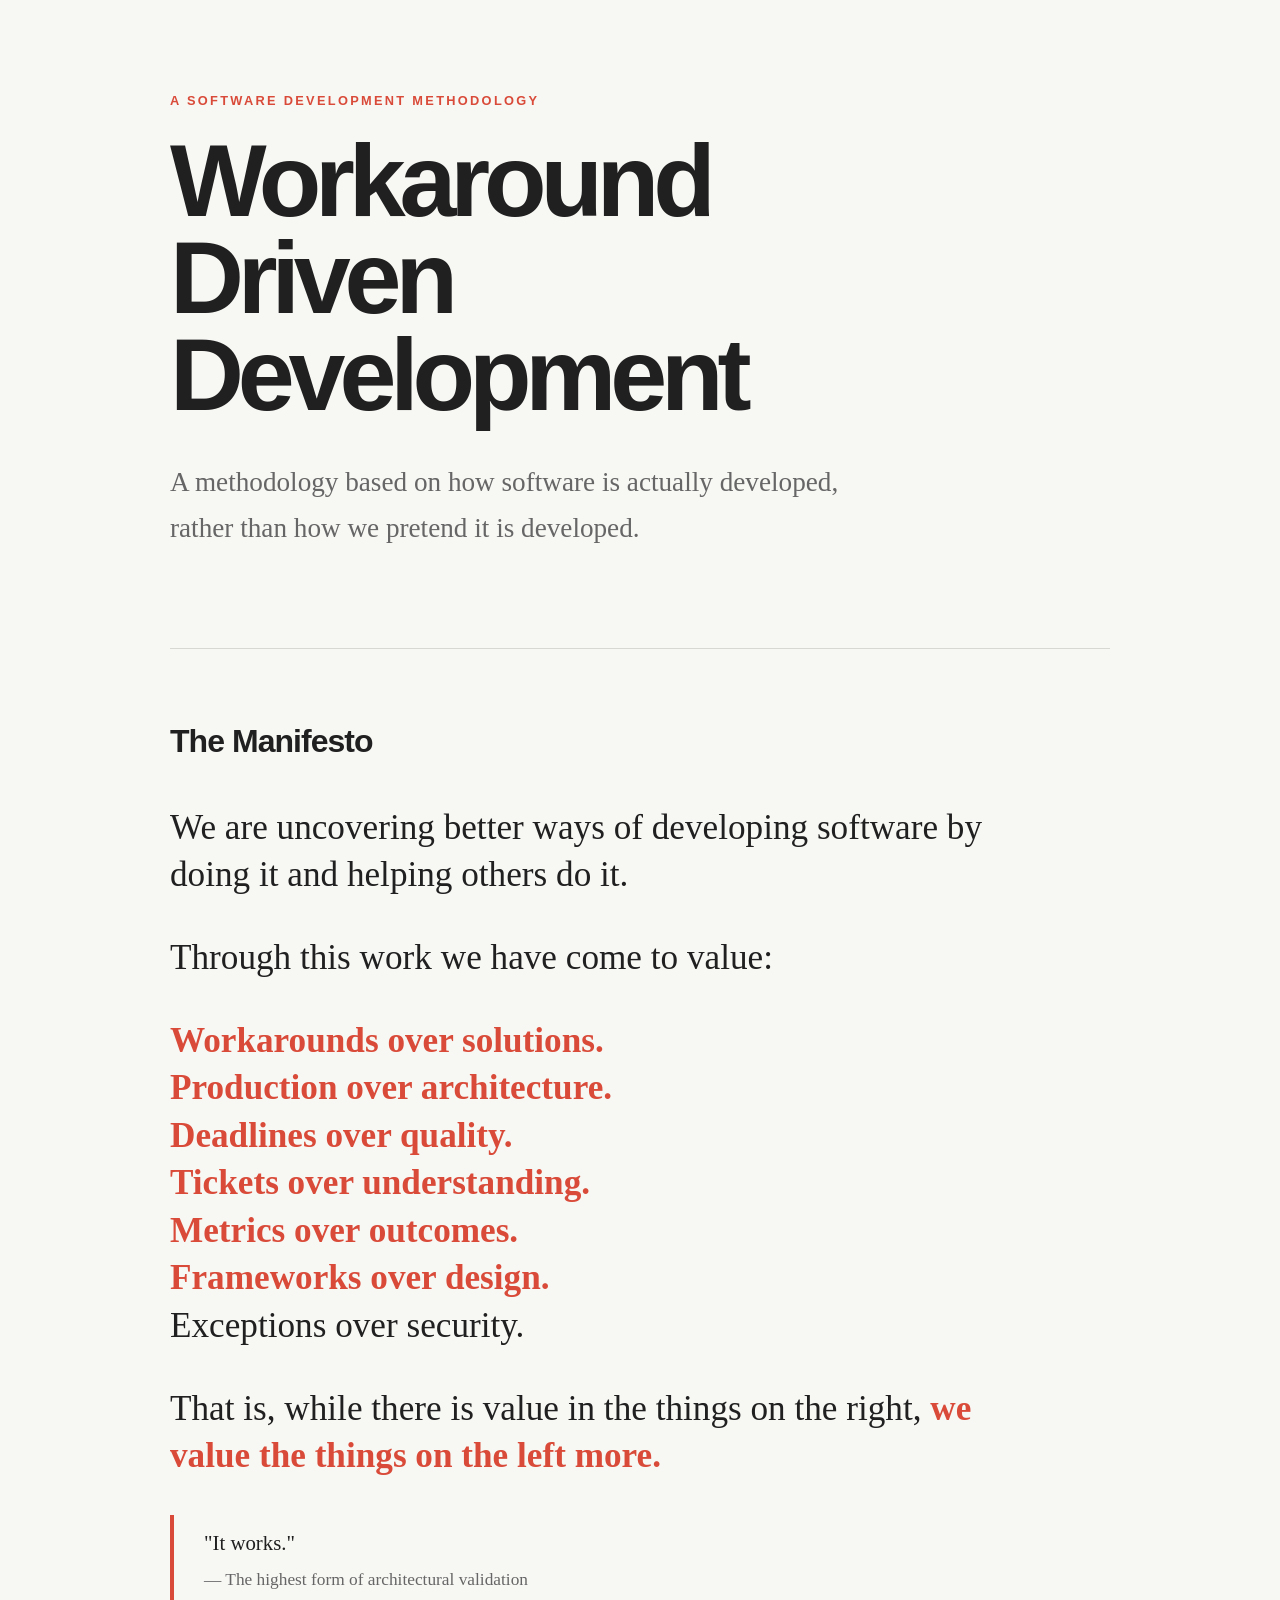
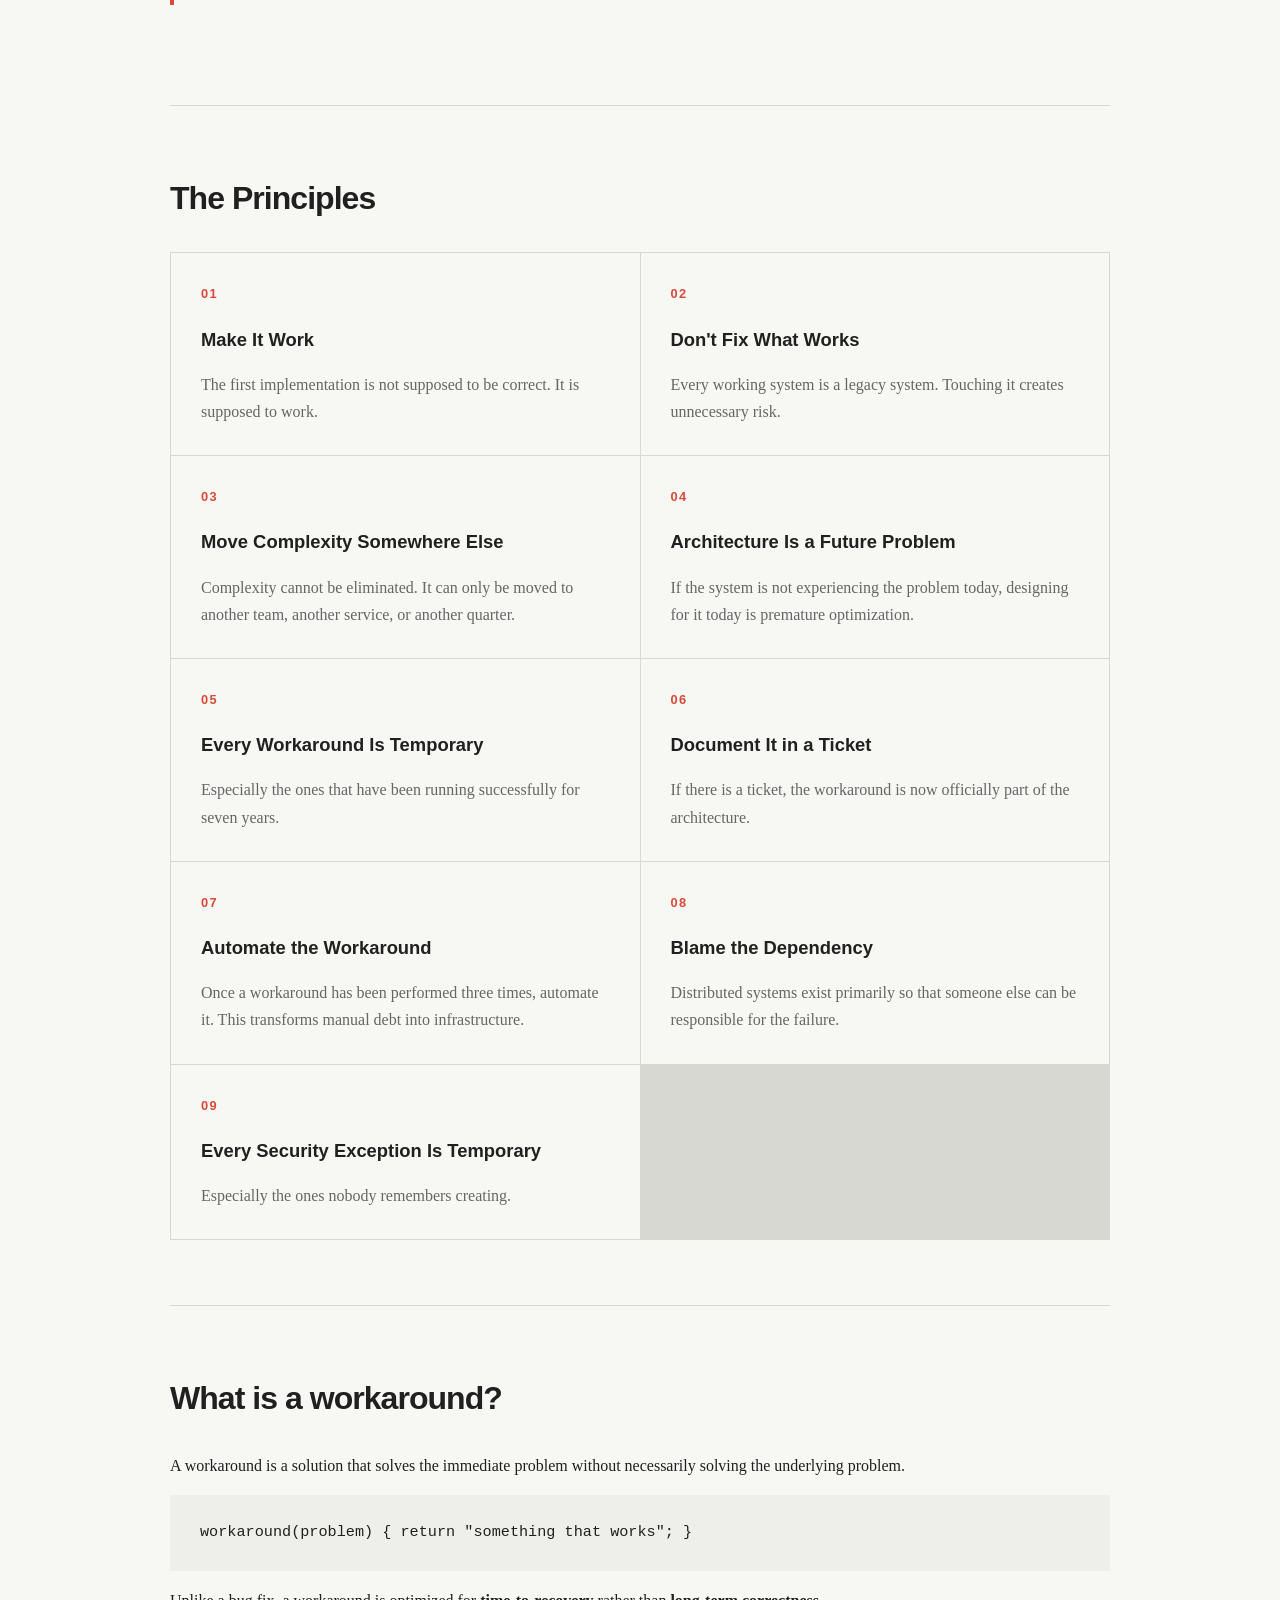
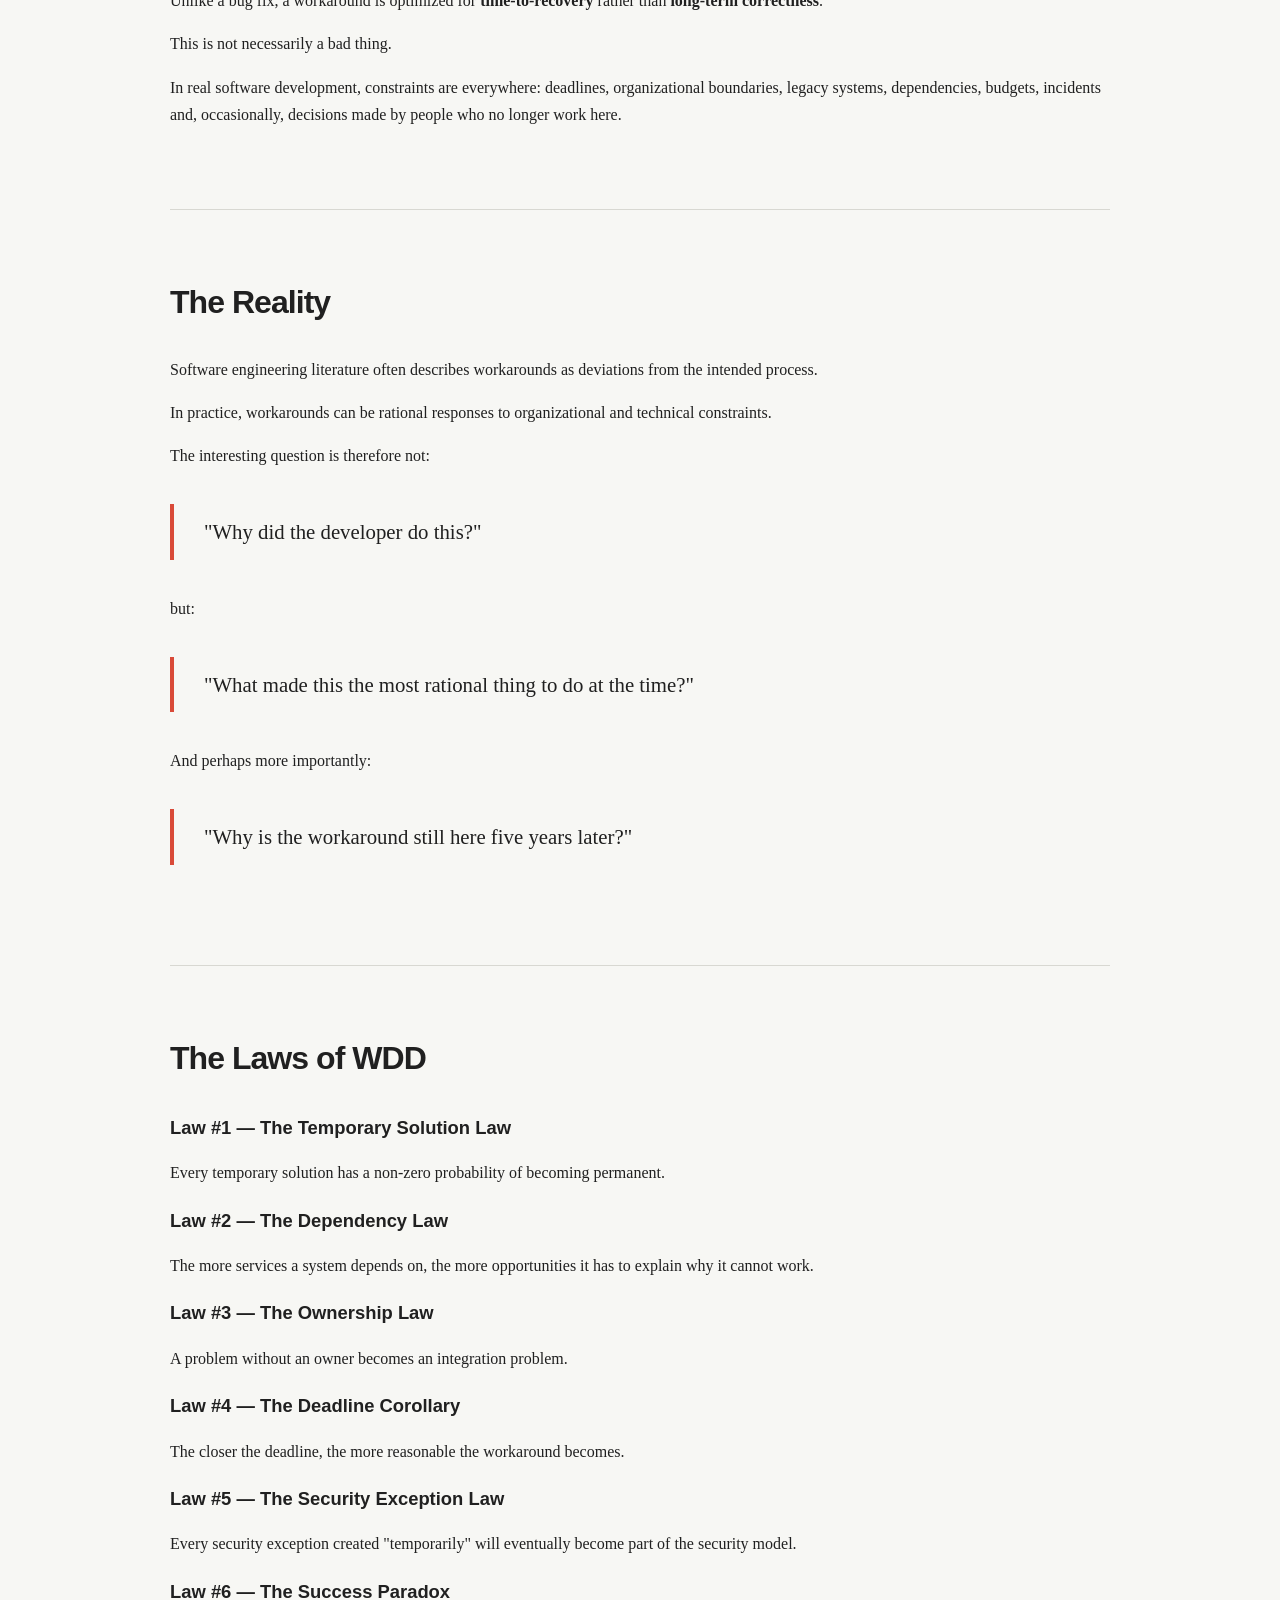
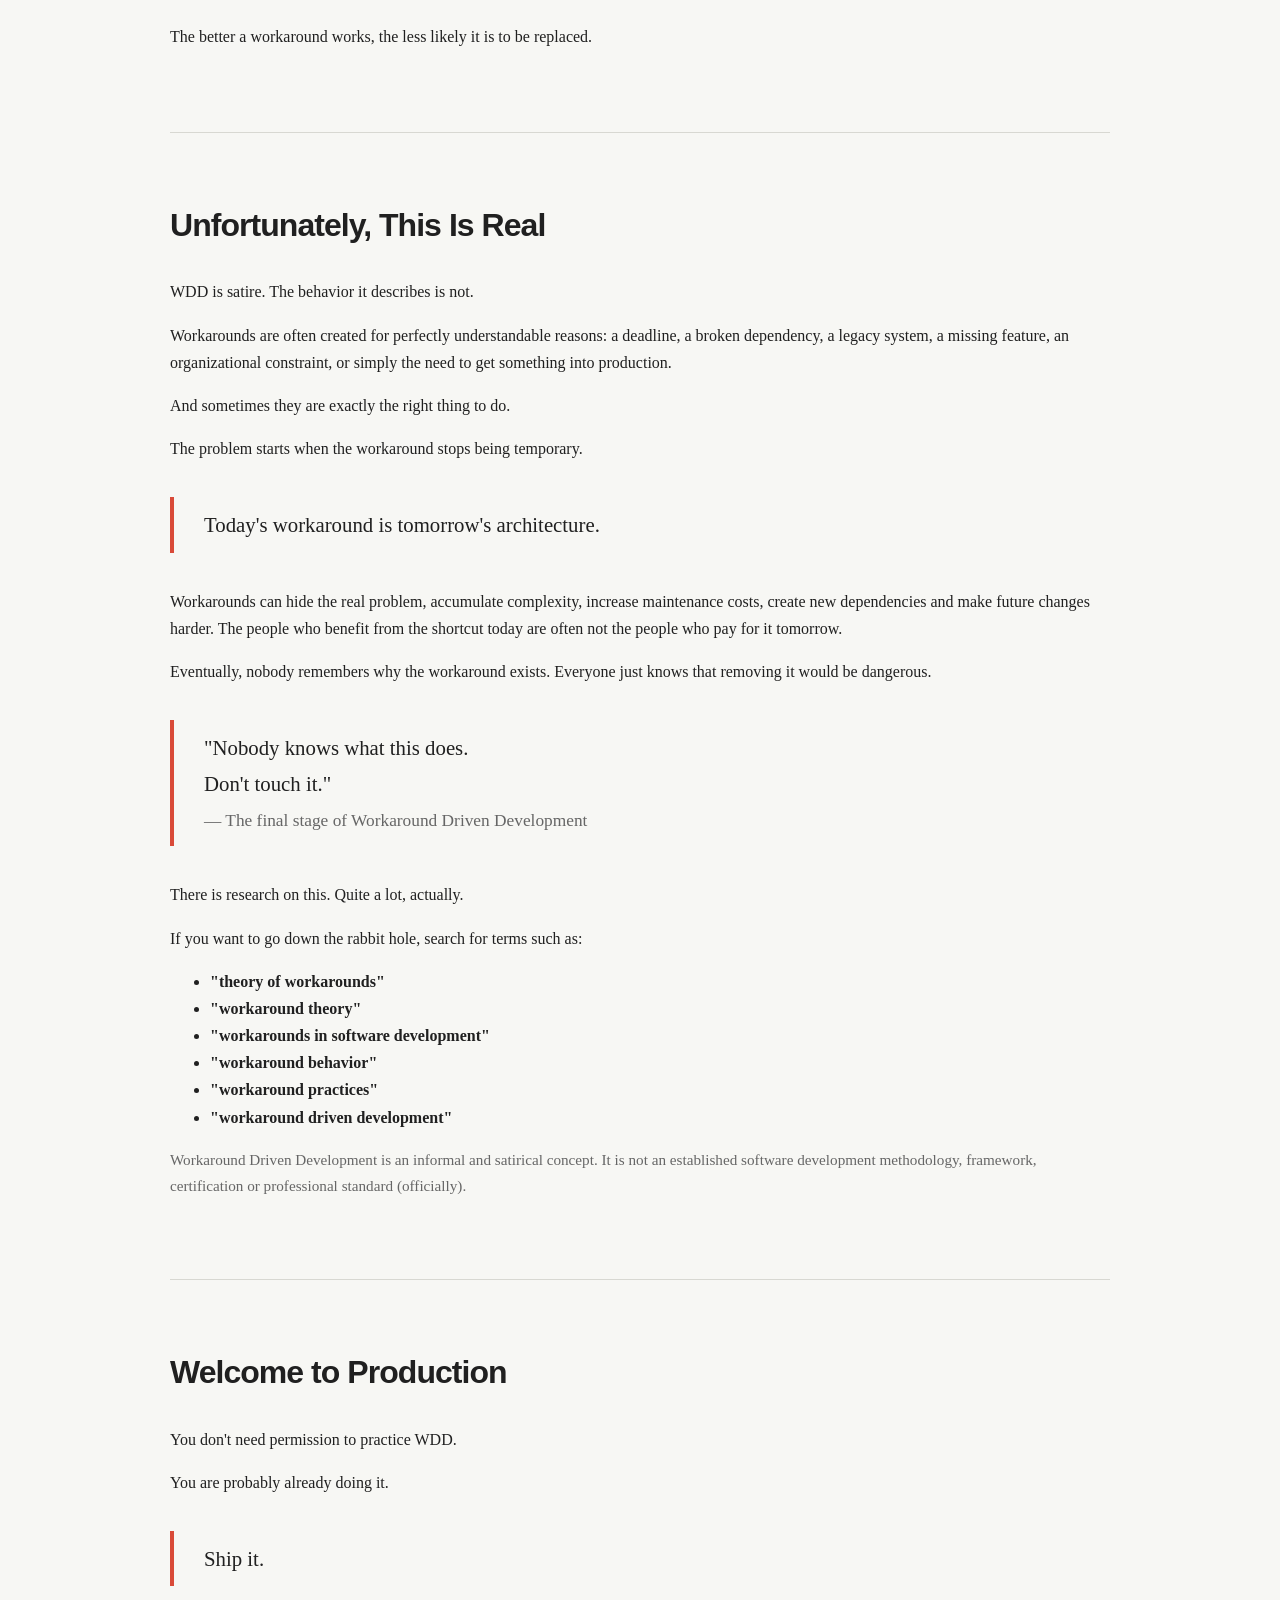
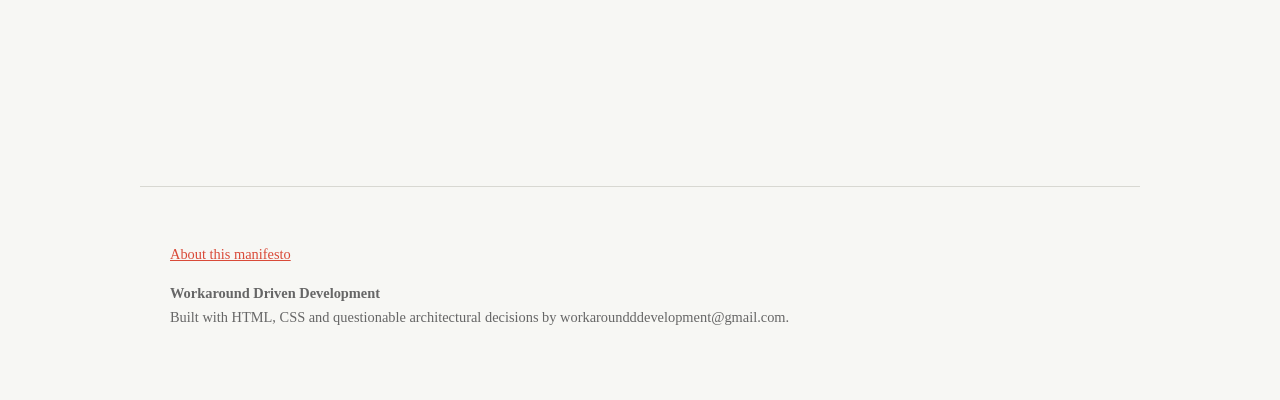
<file: index.html>
<!DOCTYPE html>
<html lang="en">
<head>
    <meta charset="UTF-8">
    <meta name="viewport" content="width=device-width, initial-scale=1.0">

    <title>Workaround Driven Development</title>

    <meta name="description"
          content="Workaround Driven Development — a methodology based on how software is actually developed.">

    <meta name="author" content="Workaround Driven Development">

    <link rel="stylesheet" href="style.css">

    <!-- Google tag (gtag.js) -->
    <script async src="https://www.googletagmanager.com/gtag/js?id=G-HVW9EJ0P63"></script>
    <script>
      window.dataLayer = window.dataLayer || [];
      function gtag(){dataLayer.push(arguments);}
      gtag('js', new Date());
    
      gtag('config', 'G-HVW9EJ0P63');
    </script>
</head>

<body>

<header>
    <div class="eyebrow">A software development methodology</div>

    <h1>Workaround<br>Driven<br>Development</h1>

    <p class="subtitle">
        A methodology based on how software is actually developed,
        rather than how we pretend it is developed.
    </p>
</header>


<main>

    <!-- MANIFESTO -->

    <section id="manifesto">

        <h2>The Manifesto</h2>

        <div class="manifesto">

            <p>
                We are uncovering better ways of developing software
                by doing it and helping others do it.
            </p>

            <p>
                Through this work we have come to value:
            </p>

            <p>
                <strong>Workarounds over solutions.</strong><br>
                <strong>Production over architecture.</strong><br>
                <strong>Deadlines over quality.</strong><br>
                <strong>Tickets over understanding.</strong><br>
                <strong>Metrics over outcomes.</strong><br>
                <strong>Frameworks over design.</strong><br>
                Exceptions over security.
            </p>

            <p>
                That is, while there is value in the things on the right,
                <strong>we value the things on the left more.</strong>
            </p>

        </div>

        <blockquote>
            "It works."
            <br>
            <small>— The highest form of architectural validation</small>
        </blockquote>

    </section>


    <!-- PRINCIPLES -->

    <section id="principles">

        <h2>The Principles</h2>

        <div class="principles">

            <article class="principle">
                <div class="number">01</div>
                <h3>Make It Work</h3>
                <p>
                    The first implementation is not supposed to be correct.
                    It is supposed to work.
                </p>
            </article>

            <article class="principle">
                <div class="number">02</div>
                <h3>Don't Fix What Works</h3>
                <p>
                    Every working system is a legacy system.
                    Touching it creates unnecessary risk.
                </p>
            </article>

            <article class="principle">
                <div class="number">03</div>
                <h3>Move Complexity Somewhere Else</h3>
                <p>
                    Complexity cannot be eliminated.
                    It can only be moved to another team,
                    another service, or another quarter.
                </p>
            </article>

            <article class="principle">
                <div class="number">04</div>
                <h3>Architecture Is a Future Problem</h3>
                <p>
                    If the system is not experiencing the problem today,
                    designing for it today is premature optimization.
                </p>
            </article>

            <article class="principle">
                <div class="number">05</div>
                <h3>Every Workaround Is Temporary</h3>
                <p>
                    Especially the ones that have been running
                    successfully for seven years.
                </p>
            </article>

            <article class="principle">
                <div class="number">06</div>
                <h3>Document It in a Ticket</h3>
                <p>
                    If there is a ticket, the workaround is now
                    officially part of the architecture.
                </p>
            </article>

            <article class="principle">
                <div class="number">07</div>
                <h3>Automate the Workaround</h3>
                <p>
                    Once a workaround has been performed three times,
                    automate it. This transforms manual debt into
                    infrastructure.
                </p>
            </article>

            <article class="principle">
                <div class="number">08</div>
                <h3>Blame the Dependency</h3>
                <p>
                    Distributed systems exist primarily so that
                    someone else can be responsible for the failure.
                </p>
            </article>

            <article class="principle">
                <div class="number">09</div>
                <h3>Every Security Exception Is Temporary</h3>
                <p>
                    Especially the ones nobody remembers creating.
                </p>
            </article>

        </div>

    </section>


    <!-- DEFINITION -->

    <section id="definition">

        <h2>What is a workaround?</h2>

        <p>
            A workaround is a solution that solves the immediate problem
            without necessarily solving the underlying problem.
        </p>

        <div class="definition">
            workaround(problem) {
                return "something that works";
            }
        </div>

        <p>
            Unlike a bug fix, a workaround is optimized for
            <strong>time-to-recovery</strong> rather than
            <strong>long-term correctness</strong>.
        </p>

        <p>
            This is not necessarily a bad thing.
        </p>

        <p>
            In real software development, constraints are everywhere:
            deadlines, organizational boundaries, legacy systems,
            dependencies, budgets, incidents and, occasionally,
            decisions made by people who no longer work here.
        </p>

    </section>


    <!-- REALITY -->

    <section id="reality">

        <h2>The Reality</h2>

        <p>
            Software engineering literature often describes workarounds
            as deviations from the intended process.
        </p>

        <p>
            In practice, workarounds can be rational responses to
            organizational and technical constraints.
        </p>

        <p>
            The interesting question is therefore not:
        </p>

        <blockquote>
            "Why did the developer do this?"
        </blockquote>

        <p>
            but:
        </p>

        <blockquote>
            "What made this the most rational thing to do at the time?"
        </blockquote>

        <p>
            And perhaps more importantly:
        </p>

        <blockquote>
            "Why is the workaround still here five years later?"
        </blockquote>

    </section>


    <!-- LAWS -->

    <section id="laws">

        <h2>The Laws of WDD</h2>

        <h3>Law #1 — The Temporary Solution Law</h3>

        <p>
            Every temporary solution has a non-zero probability of
            becoming permanent.
        </p>

        <h3>Law #2 — The Dependency Law</h3>

        <p>
            The more services a system depends on, the more opportunities
            it has to explain why it cannot work.
        </p>

        <h3>Law #3 — The Ownership Law</h3>

        <p>
            A problem without an owner becomes an integration problem.
        </p>

        <h3>Law #4 — The Deadline Corollary</h3>

        <p>
            The closer the deadline, the more reasonable the workaround becomes.
        </p>

        <h3>Law #5 — The Security Exception Law</h3>
        
        <p>
            Every security exception created "temporarily" will eventually become part of the security model.
        </p>

        <h3>Law #6 — The Success Paradox</h3>

        <p>
            The better a workaround works, the less likely it is to be replaced.
        </p>

    </section>


    <!-- RESEARCH -->

    <section id="research">

        <h2>Unfortunately, This Is Real</h2>

        <p>
            WDD is satire. The behavior it describes is not.
        </p>

        <p>
            Workarounds are often created for perfectly understandable reasons:
            a deadline, a broken dependency, a legacy system, a missing feature,
            an organizational constraint, or simply the need to get something
            into production.
        </p>

        <p>
            And sometimes they are exactly the right thing to do.
        </p>

        <p>
            The problem starts when the workaround stops being temporary.
        </p>

        <blockquote>
            Today's workaround is tomorrow's architecture.
        </blockquote>

        <p>
            Workarounds can hide the real problem, accumulate complexity,
            increase maintenance costs, create new dependencies and make future
            changes harder. The people who benefit from the shortcut today are
            often not the people who pay for it tomorrow.
        </p>

        <p>
            Eventually, nobody remembers why the workaround exists.
            Everyone just knows that removing it would be dangerous.
        </p>

        <blockquote>
            "Nobody knows what this does.<br>
            Don't touch it."
            <br>
            <small>— The final stage of Workaround Driven Development</small>
        </blockquote>

        <p>
            There is research on this. Quite a lot, actually.
        </p>

        <p>
            If you want to go down the rabbit hole, search for terms such as:
        </p>

        <ul>
            <li><strong>"theory of workarounds"</strong></li>
            <li><strong>"workaround theory"</strong></li>
            <li><strong>"workarounds in software development"</strong></li>
            <li><strong>"workaround behavior"</strong></li>
            <li><strong>"workaround practices"</strong></li>
            <li><strong>"workaround driven development"</strong></li>
        </ul>

        <p class="disclaimer">
            Workaround Driven Development is an informal and satirical concept.
            It is not an established software development methodology,
            framework, certification or professional standard (officially).
        </p>

    </section>


    <!-- JOIN -->

    <section id="join">

        <h2>Welcome to Production</h2>

        <p>
            You don't need permission to practice WDD.
        </p>

        <p>
            You are probably already doing it.
        </p>

        <blockquote>
            Ship it.
        </blockquote>

    </section>

</main>


<footer>
    <p>
        <a href="history.html">About this manifesto</a>
    </p>
    <strong>Workaround Driven Development</strong><br>
    Built with HTML, CSS and questionable architectural decisions by workaroundddevelopment@gmail.com.
</footer>

</body>
</html>
</file>
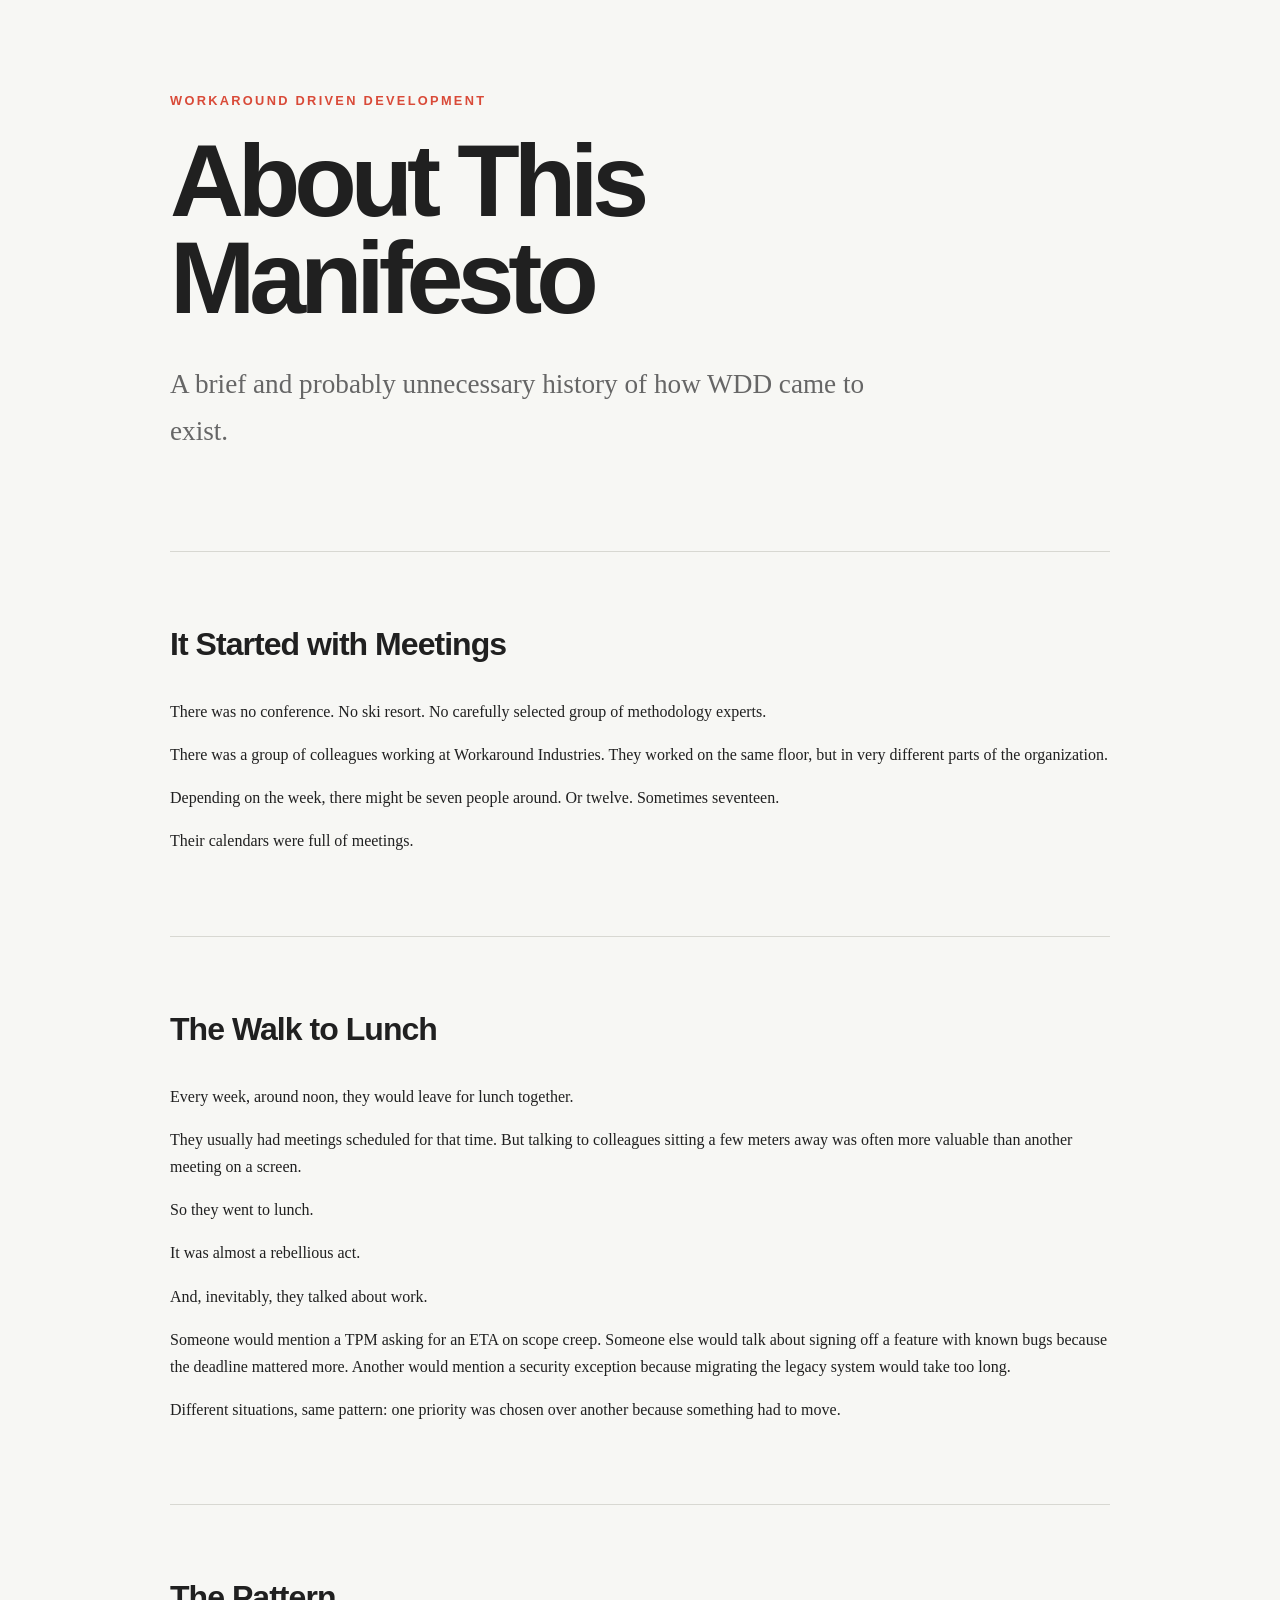
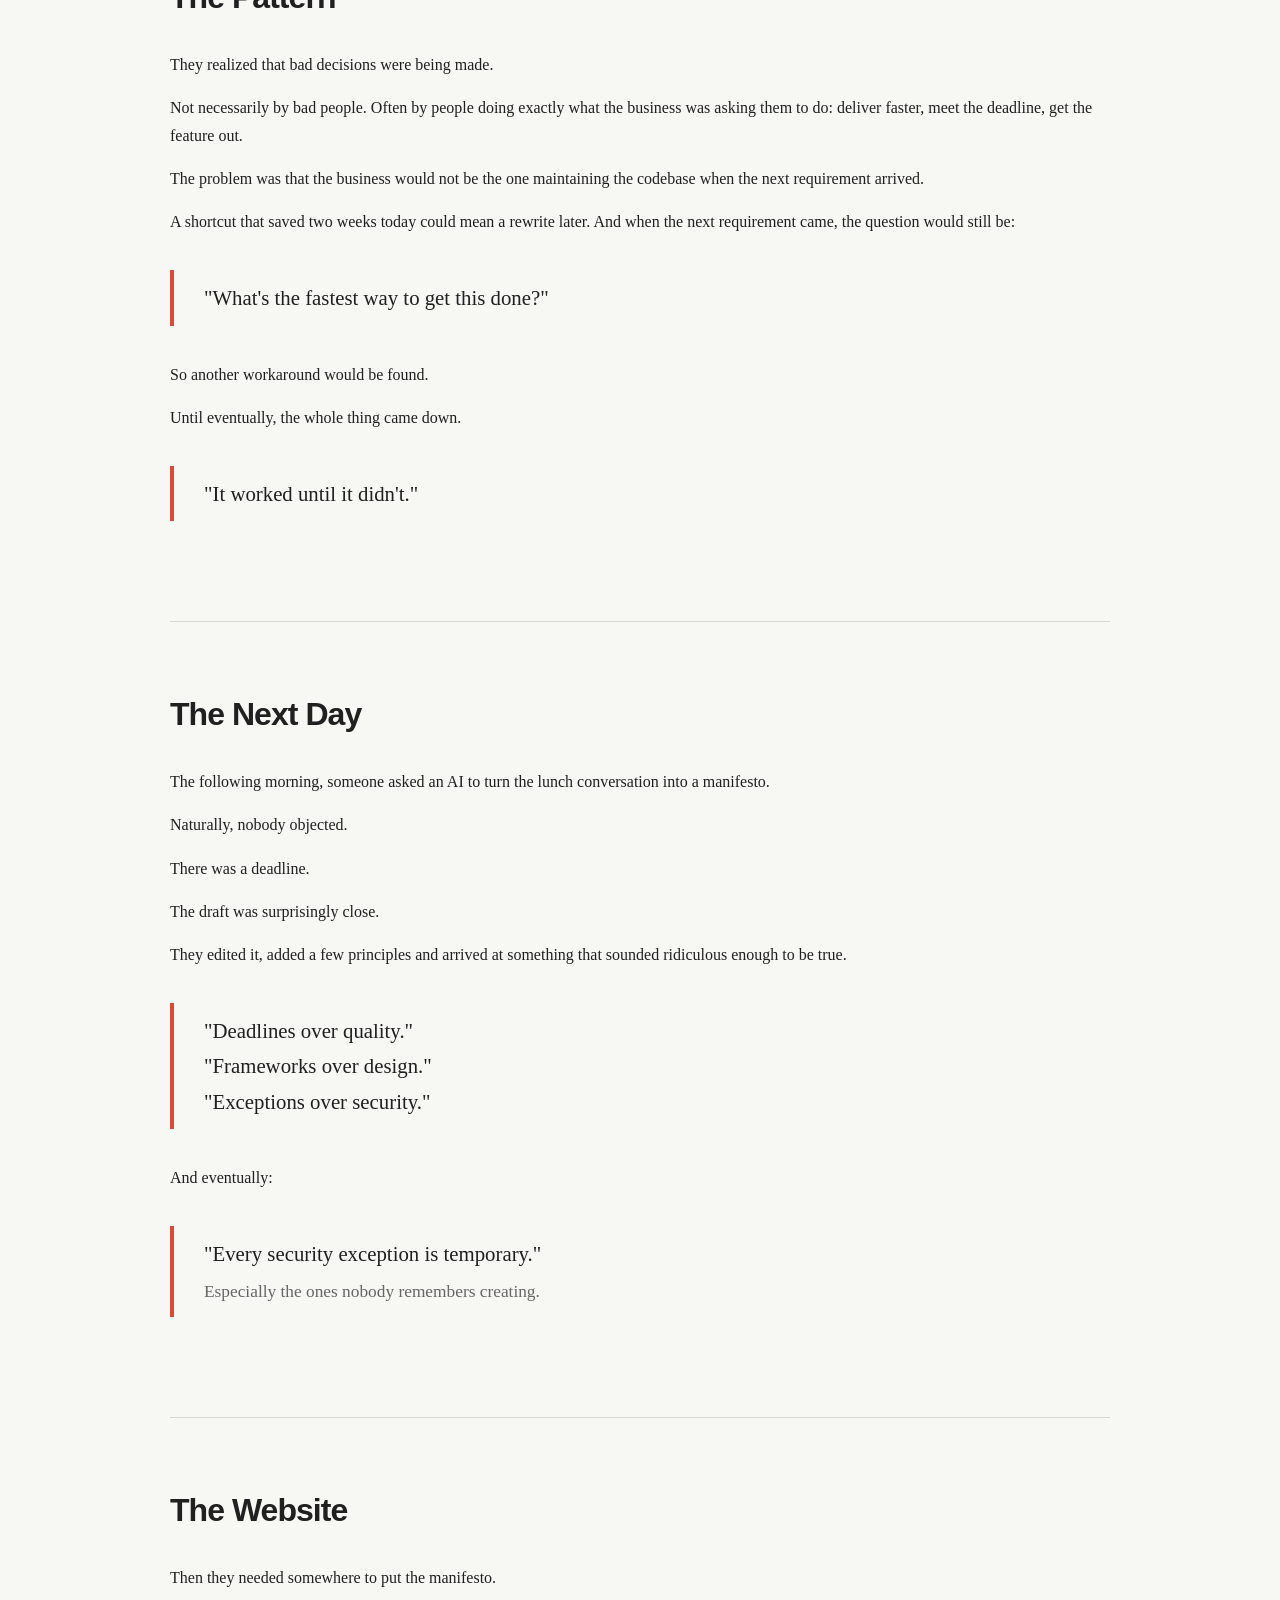
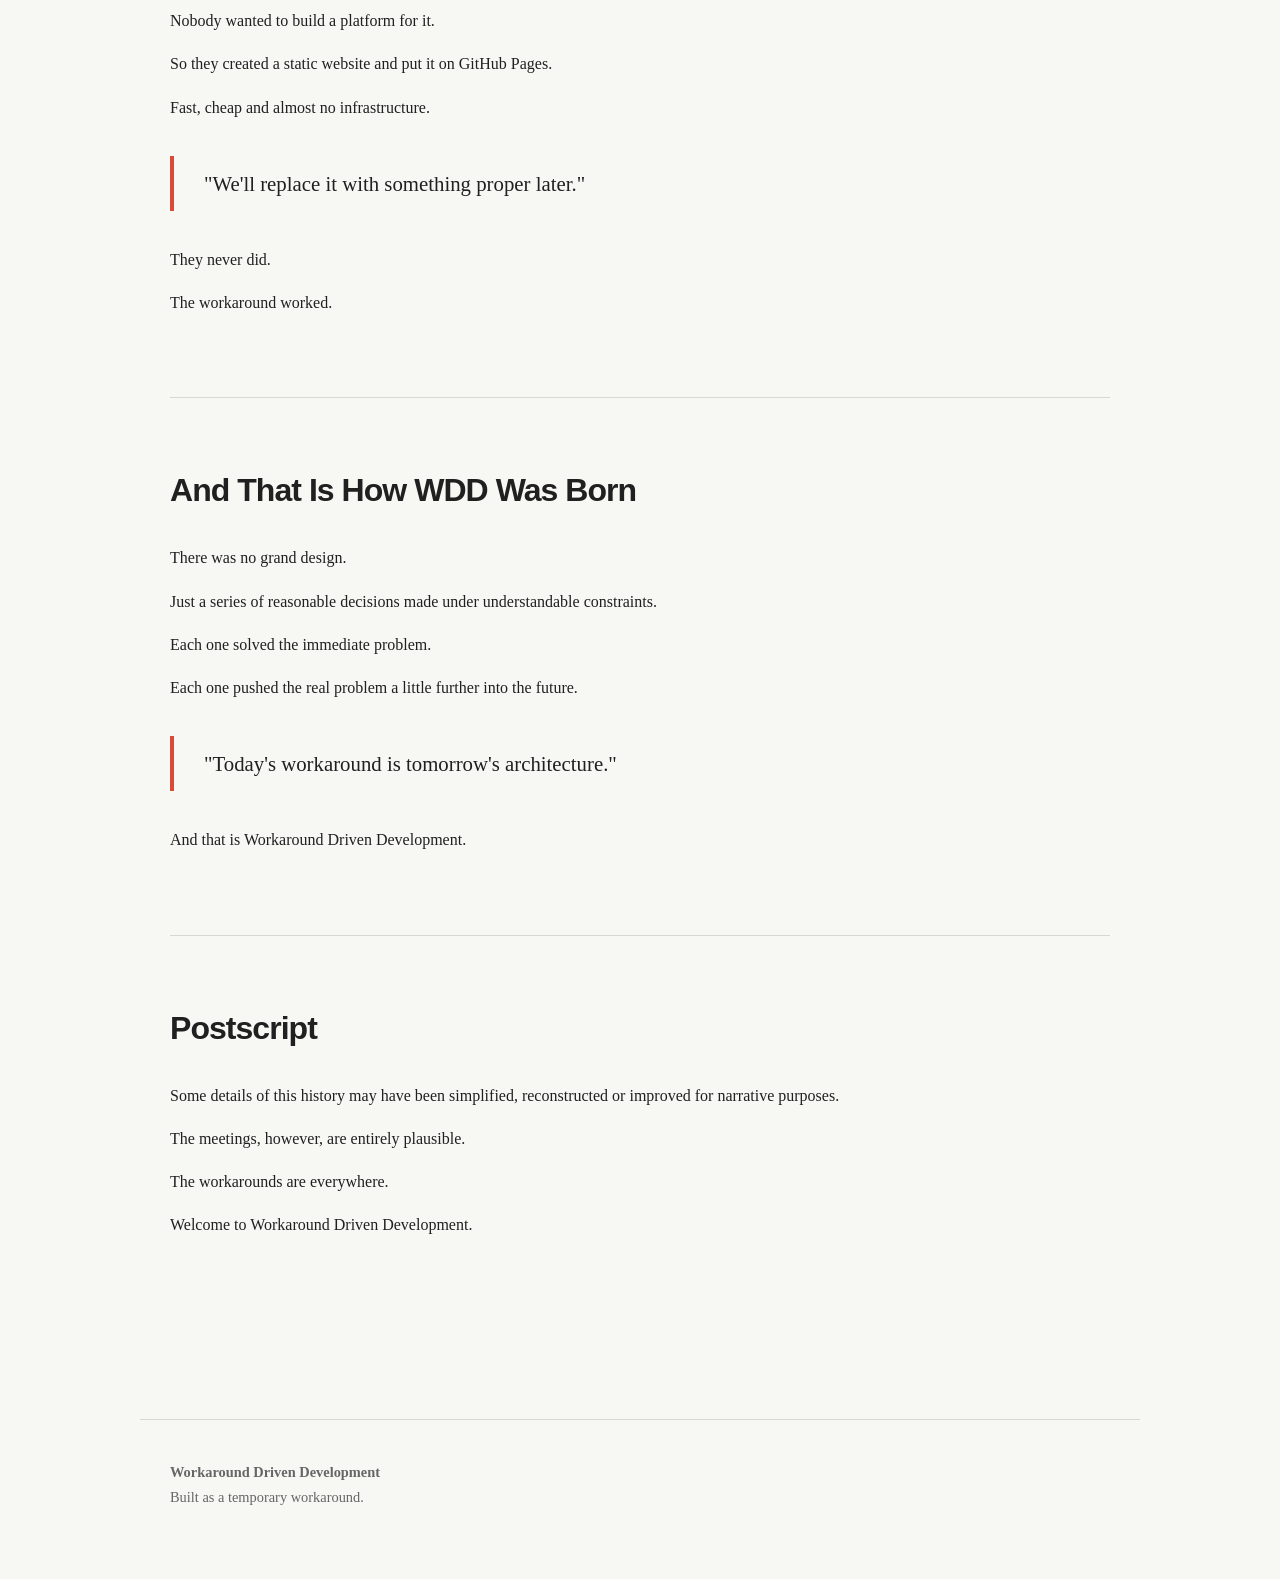
<file: history.html>
<!DOCTYPE html>
<html lang="en">

<head>
    <meta charset="UTF-8">
    <meta name="viewport" content="width=device-width, initial-scale=1.0">

    <title>About This Manifesto — Workaround Driven Development</title>

    <link rel="stylesheet" href="style.css">

    <!-- Google Analytics -->
    <script async src="https://www.googletagmanager.com/gtag/js?id=G-XXXXXXXXXX"></script>
    <script>
        window.dataLayer = window.dataLayer || [];
        function gtag() {
            dataLayer.push(arguments);
        }
        gtag('js', new Date());
        gtag('config', 'G-XXXXXXXXXX');
    </script>
</head>

<body>

<header>

    <div class="eyebrow">Workaround Driven Development</div>

    <h1>About This Manifesto</h1>

    <p class="subtitle">
        A brief and probably unnecessary history of how WDD came to exist.
    </p>

</header>


<main>

    <section id="beginning">

        <h2>It Started with Meetings</h2>

        <p>
            There was no conference. No ski resort. No carefully selected
            group of methodology experts.
        </p>

        <p>
            There was a group of colleagues working at Workaround Industries.
            They worked on the same floor, but in very different parts of
            the organization.
        </p>

        <p>
            Depending on the week, there might be seven people around.
            Or twelve. Sometimes seventeen.
        </p>

        <p>
            Their calendars were full of meetings.
        </p>

    </section>


    <section id="lunch">

        <h2>The Walk to Lunch</h2>

        <p>
            Every week, around noon, they would leave for lunch together.
        </p>

        <p>
            They usually had meetings scheduled for that time.
            But talking to colleagues sitting a few meters away was often
            more valuable than another meeting on a screen.
        </p>

        <p>
            So they went to lunch.
        </p>

        <p>
            It was almost a rebellious act.
        </p>

        <p>
            And, inevitably, they talked about work.
        </p>

        <p>
            Someone would mention a TPM asking for an ETA on scope creep.
            Someone else would talk about signing off a feature with known
            bugs because the deadline mattered more. Another would mention
            a security exception because migrating the legacy system would
            take too long.
        </p>

        <p>
            Different situations, same pattern: one priority was chosen
            over another because something had to move.
        </p>

    </section>


    <section id="pattern">

        <h2>The Pattern</h2>

        <p>
            They realized that bad decisions were being made.
        </p>

        <p>
            Not necessarily by bad people. Often by people doing exactly
            what the business was asking them to do: deliver faster, meet
            the deadline, get the feature out.
        </p>

        <p>
            The problem was that the business would not be the one maintaining
            the codebase when the next requirement arrived.
        </p>

        <p>
            A shortcut that saved two weeks today could mean a rewrite later.
            And when the next requirement came, the question would still be:
        </p>

        <blockquote>
            "What's the fastest way to get this done?"
        </blockquote>

        <p>
            So another workaround would be found.
        </p>

        <p>
            Until eventually, the whole thing came down.
        </p>

        <blockquote>
            "It worked until it didn't."
        </blockquote>

    </section>


    <section id="next-day">

        <h2>The Next Day</h2>

        <p>
            The following morning, someone asked an AI to turn the lunch
            conversation into a manifesto.
        </p>

        <p>
            Naturally, nobody objected.
        </p>

        <p>
            There was a deadline.
        </p>

        <p>
            The draft was surprisingly close.
        </p>

        <p>
            They edited it, added a few principles and arrived at something
            that sounded ridiculous enough to be true.
        </p>

        <blockquote>
            "Deadlines over quality."
            <br>
            "Frameworks over design."
            <br>
            "Exceptions over security."
        </blockquote>

        <p>
            And eventually:
        </p>

        <blockquote>
            "Every security exception is temporary."
            <br>
            <small>
                Especially the ones nobody remembers creating.
            </small>
        </blockquote>

    </section>


    <section id="website">

        <h2>The Website</h2>

        <p>
            Then they needed somewhere to put the manifesto.
        </p>

        <p>
            Nobody wanted to build a platform for it.
        </p>

        <p>
            So they created a static website and put it on GitHub Pages.
        </p>

        <p>
            Fast, cheap and almost no infrastructure.
        </p>

        <blockquote>
            "We'll replace it with something proper later."
        </blockquote>

        <p>
            They never did.
        </p>

        <p>
            The workaround worked.
        </p>

    </section>


    <section id="born">

        <h2>And That Is How WDD Was Born</h2>

        <p>
            There was no grand design.
        </p>

        <p>
            Just a series of reasonable decisions made under understandable
            constraints.
        </p>

        <p>
            Each one solved the immediate problem.
        </p>

        <p>
            Each one pushed the real problem a little further into the future.
        </p>

        <blockquote>
            "Today's workaround is tomorrow's architecture."
        </blockquote>

        <p>
            And that is Workaround Driven Development.
        </p>

    </section>


    <section id="postscript">

        <h2>Postscript</h2>

        <p>
            Some details of this history may have been simplified,
            reconstructed or improved for narrative purposes.
        </p>

        <p>
            The meetings, however, are entirely plausible.
        </p>

        <p>
            The workarounds are everywhere.
        </p>

        <p>
            Welcome to Workaround Driven Development.
        </p>

    </section>

</main>


<footer>

    <strong>Workaround Driven Development</strong><br>
    Built as a temporary workaround.

</footer>

</body>
</html>
</file>
<file: style.css>
:root {
    --background: #f7f7f4;
    --foreground: #202020;
    --muted: #666;
    --accent: #d94a38;
    --border: #d8d8d2;
    --code: #eeeeea;
}

* {
    box-sizing: border-box;
}

html {
    scroll-behavior: smooth;
}

body {
    margin: 0;
    background: var(--background);
    color: var(--foreground);
    font-family: Georgia, "Times New Roman", serif;
    line-height: 1.7;
}

a {
    color: var(--accent);
}

header {
    max-width: 1000px;
    margin: 0 auto;
    padding: 90px 30px 70px;
}

.eyebrow {
    font-family: Arial, Helvetica, sans-serif;
    font-size: 0.8rem;
    font-weight: bold;
    letter-spacing: 0.18em;
    text-transform: uppercase;
    color: var(--accent);
    margin-bottom: 20px;
}

h1 {
    font-family: Arial, Helvetica, sans-serif;
    font-size: clamp(3rem, 8vw, 6.5rem);
    line-height: 0.95;
    letter-spacing: -0.06em;
    margin: 0;
    max-width: 900px;
}

.subtitle {
    font-size: clamp(1.25rem, 2.5vw, 1.7rem);
    max-width: 700px;
    margin-top: 35px;
    color: var(--muted);
}

main {
    max-width: 1000px;
    margin: 0 auto;
    padding: 0 30px 100px;
}

section {
    border-top: 1px solid var(--border);
    padding: 65px 0;
}

h2 {
    font-family: Arial, Helvetica, sans-serif;
    font-size: 2rem;
    letter-spacing: -0.03em;
    margin-top: 0;
}

h3 {
    font-family: Arial, Helvetica, sans-serif;
    font-size: 1.15rem;
    margin-bottom: 8px;
}

.manifesto {
    font-size: clamp(1.5rem, 3vw, 2.2rem);
    line-height: 1.35;
    max-width: 850px;
}

.manifesto strong {
    color: var(--accent);
}

.principles {
    display: grid;
    grid-template-columns: repeat(2, 1fr);
    gap: 1px;
    background: var(--border);
    border: 1px solid var(--border);
}

.principle {
    background: var(--background);
    padding: 30px;
}

.number {
    font-family: Arial, Helvetica, sans-serif;
    color: var(--accent);
    font-size: 0.8rem;
    font-weight: bold;
    letter-spacing: 0.1em;
}

.principle p {
    color: var(--muted);
    margin-bottom: 0;
}

blockquote {
    border-left: 4px solid var(--accent);
    margin: 35px 0;
    padding: 10px 30px;
    font-size: 1.3rem;
}

blockquote small {
    color: var(--muted);
}

.definition {
    background: var(--code);
    padding: 25px 30px;
    font-family: "Courier New", monospace;
    font-size: 0.95rem;
    overflow-x: auto;
}

.disclaimer {
    color: var(--muted);
    font-size: 0.95rem;
}

footer {
    max-width: 1000px;
    margin: 0 auto;
    padding: 40px 30px 70px;
    border-top: 1px solid var(--border);
    color: var(--muted);
    font-size: 0.9rem;
}

@media (max-width: 700px) {
    header {
        padding-top: 60px;
    }

    .principles {
        grid-template-columns: 1fr;
    }

    section {
        padding: 45px 0;
    }
}
</file>
